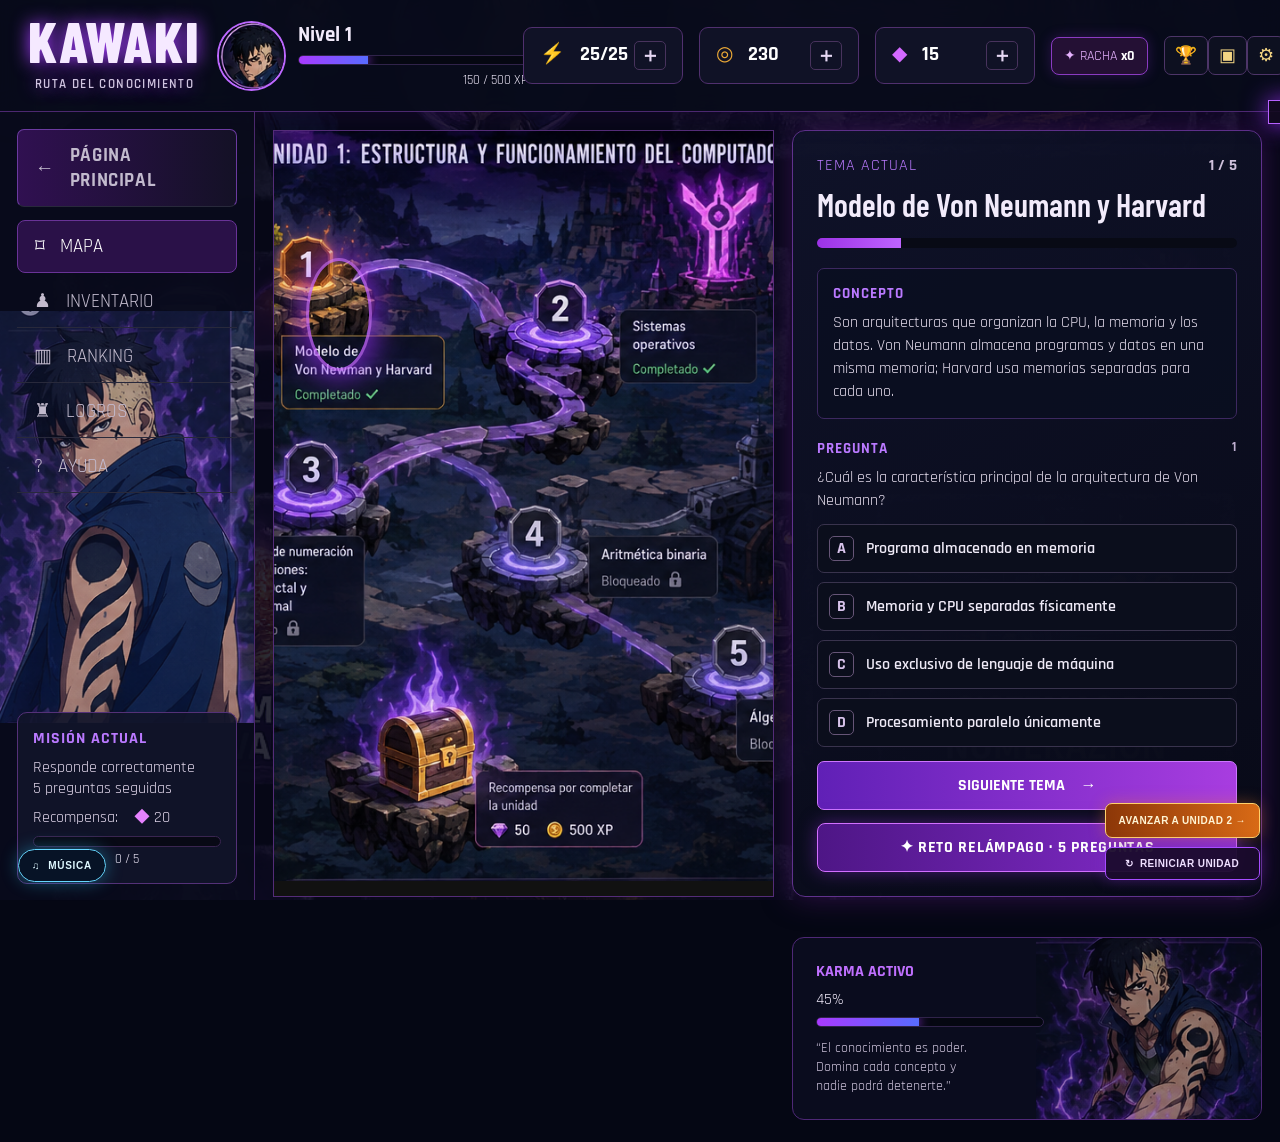
<file: unidad1.html>
<!doctype html>
<html lang="es">
<head>
  <meta charset="UTF-8"><meta name="viewport" content="width=device-width,initial-scale=1.0">
  <title>Unidad 1 | Kawaki</title>
  <link rel="preconnect" href="https://fonts.googleapis.com">
  <link href="https://fonts.googleapis.com/css2?family=Barlow+Condensed:wght@500;600;700;800&family=Rajdhani:wght@400;500;600;700&display=swap" rel="stylesheet">
  <link rel="stylesheet" href="unit1-reference.css"><link rel="stylesheet" href="unit1-fixes.css"><link rel="stylesheet" href="academy-effects.css"><link rel="stylesheet" href="unit1-questions.css"><link rel="stylesheet" href="unit-reset.css"><link rel="stylesheet" href="unit-advance.css"><link rel="stylesheet" href="page-music.css">
</head>
<body>
<header class="topbar">
  <a class="brand" href="index.html#unidades">KAWAKI <small>RUTA DEL CONOCIMIENTO</small></a>
  <div class="level"><img src="img/imagen_unidad1/avatar-kawaki.png" alt="Avatar"><span><b>Nivel 1</b><i><em id="xpbar"></em></i><small id="xp">150 / 500 XP</small></span></div>
  <div class="resource">⚡ <b>25/25</b> <strong>＋</strong></div><div class="resource coin">◎ <b>230</b> <strong>＋</strong></div><div class="resource gem">◆ <b>15</b> <strong>＋</strong></div>
  <div class="streak" id="streak">✦ RACHA <b>x0</b></div>
  <div class="tools"><button data-panel="logros" aria-label="Ver logros">🏆</button><button data-panel="inventario" aria-label="Ver inventario">▣</button><button data-panel="ayuda" aria-label="Ver ayuda">⚙</button></div>
</header>
<aside class="sidebar">
  <a class="home-link" href="index.html" title="Volver a la página principal">← <span>PÁGINA PRINCIPAL</span></a>
  <nav><button class="selected" data-panel="mapa">⌑ <span>MAPA</span></button><button data-panel="inventario">♟ <span>INVENTARIO</span></button><button data-panel="ranking">▥ <span>RANKING</span></button><button data-panel="logros">♜ <span>LOGROS</span></button><button data-panel="ayuda">? <span>AYUDA</span></button></nav>
  <img class="side-character" src="img/imagen_unidad1/kawaki-lateral.png" alt="Kawaki">
  <section class="mission"><b>MISIÓN ACTUAL</b><p>Responde correctamente<br>5 preguntas seguidas</p><p>Recompensa:　<span>◆</span> 20</p><div><i id="missionbar"></i></div><small id="missioncount">0 / 5</small></section>
</aside>
<main id="mapa">
  <section class="route">
    <img class="map-image" src="img/imagen_unidad1/mapa-unidad1.png" alt="Mapa de aprendizaje de Unidad 1">
    <button class="node n1 active" data-topic="neumann" aria-label="Tema 1 Modelo de Von Neumann y Harvard"></button>
    <button class="node n2" data-topic="operativos" aria-label="Tema 2 Sistemas operativos"></button>
    <button class="node n3" data-topic="numeracion" aria-label="Tema 3 Sistemas de numeración"></button>
    <button class="node n4" data-topic="aritmetica" aria-label="Tema 4 Aritmética binaria"></button>
    <button class="node n5" data-topic="boole" aria-label="Tema 5 Álgebra de Boole"></button>
    <button class="chest-button" id="chest" aria-label="Cofre de recompensa"><span>COFRE<br><small>Completa 5/5</small></span></button>
  </section>
  <section class="lesson">
    <div class="topic-title"><span>TEMA ACTUAL</span><b id="counter">1 / 5</b></div>
    <h1 id="title">Modelo de Von Neumann y Harvard</h1><div class="line"><i id="topicbar"></i></div>
    <article><h2>CONCEPTO</h2><p id="concept"></p></article>
    <section class="question"><h2>PREGUNTA <small id="questionnum">1</small></h2><p id="question"></p><div id="answers"></div><div id="feedback" hidden></div></section>
    <button id="next">SIGUIENTE TEMA　→</button>
  </section>
</main>
<aside class="karma"><img src="img/imagen_unidad1/karma-panel.png" alt="Kawaki con energía karma"><div><b>KARMA ACTIVO</b><p>45%</p><i><em></em></i><q>El conocimiento es poder.<br>Domina cada concepto y<br>nadie podrá detenerte.</q></div></aside>
<dialog id="modal"><button class="close" aria-label="Cerrar">×</button><div id="modal-content"></div></dialog>
<script src="unit1-reference.js"></script>
<script src="unit1-questions.js"></script><script src="academy-effects.js"></script>
<script src="unit-reset.js"></script>
<script src="unit-advance.js"></script>
<script src="page-music.js"></script>
</body></html>
</file>
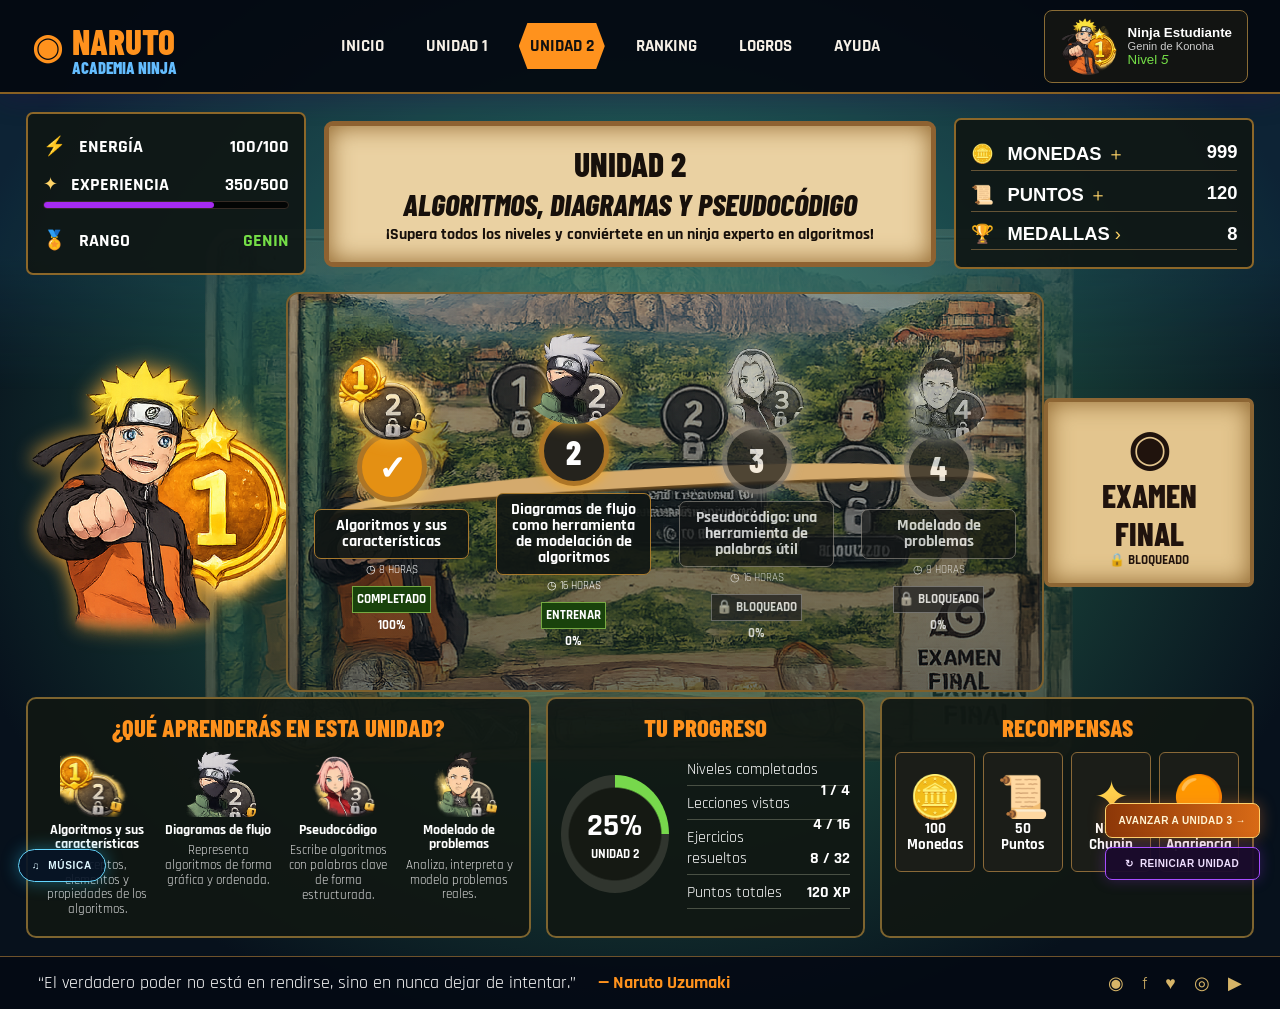
<file: unidad2.html>
<!doctype html>
<html lang="es"><head><meta charset="UTF-8"><meta name="viewport" content="width=device-width,initial-scale=1.0"><title>Unidad 2 | Naruto Academia Ninja</title><link rel="preconnect" href="https://fonts.googleapis.com"><link href="https://fonts.googleapis.com/css2?family=Barlow+Condensed:wght@500;600;700;800&family=Rajdhani:wght@500;600;700&display=swap" rel="stylesheet"><link rel="stylesheet" href="unit2-game.css"><link rel="stylesheet" href="unit2-fixes.css"><link rel="stylesheet" href="academy-effects.css"><link rel="stylesheet" href="unit-reset.css"><link rel="stylesheet" href="unit-advance.css"><link rel="stylesheet" href="page-music.css"><script defer src="unit-reset.js"></script><script defer src="unit-advance.js"></script><script defer src="page-music.js"></script></head>
<body><header><a href="index.html" class="logo">◉ <span>NARUTO<small>ACADEMIA NINJA</small></span></a><nav><a href="index.html">INICIO</a><a href="unidad1.html">UNIDAD 1</a><a class="active" href="unidad2.html">UNIDAD 2</a><button data-panel="ranking">RANKING</button><button data-panel="logros">LOGROS</button><button data-panel="ayuda">AYUDA</button></nav><button class="profile" data-panel="perfil"><img src="img/imagen_unidad2/recortes/naruto-nivel1.png" alt="Ninja estudiante"><span><b>Ninja Estudiante</b><small>Genin de Konoha</small><em>Nivel <i id="level">5</i></em></span></button></header>
<main><section class="top-layout"><aside class="stat-card"><p>⚡ <b>ENERGÍA</b><strong>100/100</strong></p><p>✦ <b>EXPERIENCIA</b><strong id="xp">350/500</strong><i><em id="xpbar"></em></i></p><p>🏅 <b>RANGO</b><strong class="green">GENIN</strong></p></aside><section class="scroll"><b>UNIDAD 2</b><h1>ALGORITMOS, DIAGRAMAS Y PSEUDOCÓDIGO</h1><p>¡Supera todos los niveles y conviértete en un ninja experto en algoritmos!</p></section><aside class="stat-card resources"><button data-panel="monedas">🪙 <b>MONEDAS</b><strong id="coins">999</strong> ＋</button><button data-panel="puntos">📜 <b>PUNTOS</b><strong id="points">120</strong> ＋</button><button data-panel="logros">🏆 <b>MEDALLAS</b><strong id="medals">8</strong> ›</button></aside></section>
<section class="map-wrap"><img class="naruto" src="img/imagen_unidad2/recortes/naruto-nivel1.png" alt="Naruto"><div class="map"><div class="path"></div><div id="levels" class="levels"></div></div><button id="exam" class="exam" aria-label="Examen final"><span>◉</span> EXAMEN<br>FINAL <small>🔒 BLOQUEADO</small></button></section>
<section class="bottom"><article class="learn"><h2>¿QUÉ APRENDERÁS EN ESTA UNIDAD?</h2><div class="learn-grid"><div><img src="img/imagen_unidad2/recortes/nivel-1.png"><b>Algoritmos y sus características</b><p>Conceptos, elementos y propiedades de los algoritmos.</p></div><div><img src="img/imagen_unidad2/recortes/nivel-2.png"><b>Diagramas de flujo</b><p>Representa algoritmos de forma gráfica y ordenada.</p></div><div><img src="img/imagen_unidad2/recortes/nivel-3.png"><b>Pseudocódigo</b><p>Escribe algoritmos con palabras clave de forma estructurada.</p></div><div><img src="img/imagen_unidad2/recortes/nivel-4.png"><b>Modelado de problemas</b><p>Analiza, interpreta y modela problemas reales.</p></div></div></article><article class="progress-card"><h2>TU PROGRESO</h2><div class="progress-body"><div class="ring"><b id="percentage">25%</b><small>UNIDAD 2</small></div><div><p>Niveles completados <b id="completed">1 / 4</b></p><p>Lecciones vistas <b id="lessons">4 / 16</b></p><p>Ejercicios resueltos <b id="exercises">8 / 32</b></p><p>Puntos totales <b id="totalxp">120 XP</b></p></div></div></article><article class="rewards"><h2>RECOMPENSAS</h2><div><button data-reward="100 Monedas">🪙<b>100<br>Monedas</b></button><button data-reward="50 Puntos">📜<b>50<br>Puntos</b></button><button data-reward="Ninja Chunin">✦<b>Ninja<br>Chunin</b></button><button data-reward="Nueva Apariencia">🟠<b>Nueva<br>Apariencia</b></button></div></article></section></main><footer>“El verdadero poder no está en rendirse, sino en nunca dejar de intentar.” <b>— Naruto Uzumaki</b><span>◉　f　♥　◎　▶</span></footer><dialog id="modal"><button class="close">×</button><div id="modal-content"></div></dialog><script src="unit2-game.js"></script></body></html>
</file>
<file: unit1-reference.css>
:root{--purple:#b54cff;--line:#5f3389;--ink:#070918;--panel:#0c1025eb;--text:#f2ebfb;--muted:#c2b9d0}*{box-sizing:border-box}body{margin:0;min-height:100vh;color:var(--text);font-family:Rajdhani,Arial,sans-serif;background:#050714 url('img/imagen_unidad1/pag1.png') center/cover fixed;overflow-x:hidden}body:before{content:"";position:fixed;inset:0;background:#060817d9;z-index:-1}.topbar{height:112px;display:flex;align-items:center;gap:16px;padding:0 28px;background:#080b1be8;border-bottom:1px solid #4c2870;backdrop-filter:blur(12px)}.brand{width:250px;color:#f5e9ff;text-decoration:none;font:800 3.6rem/.75 'Barlow Condensed';letter-spacing:2px;text-shadow:0 0 18px #a63dff}.brand small{display:block;font:600 .8rem Rajdhani;letter-spacing:1.4px;text-align:center;margin-top:13px;color:#d0c4e0}.level{display:flex;align-items:center;gap:12px;min-width:290px}.level img{width:70px;height:70px;border-radius:50%;border:2px solid #bd68ff}.level b{display:block;font-size:1.3rem}.level i,.karma i{display:block;width:230px;height:10px;margin:7px 0;background:#050711;border-radius:12px;overflow:hidden;border:1px solid #30234a}.level em,.karma em{display:block;width:30%;height:100%;background:linear-gradient(90deg,#a93aff,#576cff);box-shadow:0 0 12px #a93aff}.level small{float:right}.resource{min-width:160px;padding:13px 16px;border:1px solid #50306e;border-radius:9px;background:#101226;font-size:1.25rem;color:#ffc342}.resource b{color:#fff;margin-left:10px}.resource strong{float:right;border:1px solid #48335d;border-radius:5px;padding:0 5px;color:#e6d8f4}.coin{color:#edaa37}.gem{color:#d369ff}.tools{margin-left:auto;font-size:1.45rem;white-space:nowrap}.sidebar{position:fixed;top:112px;bottom:0;width:255px;background:#090c1ce8;border-right:1px solid #4b286d;padding:17px;z-index:2}.sidebar nav{display:grid;gap:3px}.sidebar a{display:flex;gap:15px;padding:13px 17px;color:#c2bacd;text-decoration:none;font-size:1.2rem;border-bottom:1px solid #28293b}.sidebar a.selected,.sidebar a:hover{border:1px solid #693397;border-radius:8px;background:#2a1148;color:#fff}.side-character{position:absolute;bottom:177px;left:0;width:100%;opacity:.95;mix-blend-mode:screen}.mission{position:absolute;bottom:16px;left:17px;right:17px;padding:15px;border:1px solid #543178;border-radius:10px;background:#11142ae8}.mission>b,.lesson h2,.topic-title span{color:#ba79ff;letter-spacing:1px}.mission p{margin:8px 0;color:#ded4e8}.mission span{color:#e682ff}.mission div{height:11px;background:#080915;border:1px solid #392550;border-radius:10px;overflow:hidden}.mission i{display:block;width:0;height:100%;background:linear-gradient(90deg,#6620ba,#ad4cff);transition:.35s}.mission small{display:block;text-align:center;margin-top:4px}main{display:grid;grid-template-columns:minmax(500px,1fr) 470px;gap:18px;margin-left:255px;padding:18px 18px 40px}.route{position:relative;border:1px solid #542c78;overflow:hidden;background:#111}.map-image{display:block;width:100%;height:calc(100vh - 150px);min-height:700px;object-fit:cover;object-position:center}.node{position:absolute;width:12%;height:14%;border:0;background:transparent;cursor:pointer;border-radius:50%;outline:0}.node:hover,.node.active{box-shadow:0 0 0 3px #d57aff88,0 0 30px 10px #9c2cffaa}.n1{left:7%;top:17%}.n2{left:41%;top:25%}.n3{left:8%;top:48%}.n4{left:42%;top:55%}.n5{left:70%;top:71%}.lesson{align-self:start;padding:24px;border:1px solid #60328d;border-radius:13px;background:linear-gradient(145deg,#10132aeF,#080a17f4);box-shadow:0 0 30px #30104a}.topic-title{display:flex;justify-content:space-between}.topic-title b{color:#cfc1dc}.lesson h1{font:600 2rem/1 'Barlow Condensed';margin:12px 0 18px}.line{height:10px;background:#080a15;border-radius:12px;overflow:hidden}.line i{display:block;height:100%;width:20%;background:linear-gradient(90deg,#9c32e6,#be64ff);transition:.3s}.lesson article{margin:20px 0;padding:15px;border:1px solid #3d2860;background:#0a0e20c9;border-radius:7px}.lesson h2{font-size:.95rem;margin:0 0 8px}.lesson article p,.question>p{font-size:1.03rem;line-height:1.4;margin:0;color:#e6deee}.question h2 small{color:#bfb0d1;float:right}.question>p{margin-bottom:12px}#answers{display:grid;gap:9px}#answers button{display:flex;gap:12px;align-items:center;padding:11px;border:1px solid #39334d;border-radius:7px;background:#0b0e1c;color:#eee9f6;text-align:left;font:600 1rem Rajdhani;cursor:pointer}#answers button:hover:not(:disabled){border-color:#b55aff;background:#23103c}#answers button b{display:grid;place-items:center;width:25px;height:25px;border:1px solid #665577;border-radius:5px;color:#d8c3eb}#answers .correct{border-color:#4ce38d;background:#123d2c}#answers .wrong{border-color:#f05b64;background:#411820}#feedback{margin:12px 0;padding:11px;border-radius:6px}.ok{background:#123c2b;color:#72f1a3;border:1px solid #3cc576}.bad{background:#421b21;color:#ff9aa0;border:1px solid #bd4955}#next{width:100%;margin-top:14px;padding:13px;border:1px solid #cd76ff;border-radius:7px;background:linear-gradient(90deg,#6020b6,#a83de0);color:#fff;font:700 1rem Rajdhani;cursor:pointer}.karma{position:fixed;right:18px;bottom:18px;width:470px;min-height:175px;padding:23px;border:1px solid #4e2876;border-radius:12px;background:#0b0d20eD;overflow:hidden}.karma>img{position:absolute;right:0;bottom:0;height:100%;opacity:.7}.karma div{position:relative;width:54%}.karma b{color:#c070ff}.karma p{margin:7px 0}.karma i{width:100%}.karma em{width:45%}.karma q{display:block;color:#cac0d8;font-size:.9rem;line-height:1.3;margin-top:12px}.continuation{position:relative;margin:0 18px 20px 255px;padding:24px;border:1px solid #60328d;border-radius:16px;background:linear-gradient(135deg,#0f1431f2,#080a17f2);box-shadow:0 0 30px #30104a;overflow:hidden}.continuation:before{content:"";position:absolute;inset:0;background:url('img/imagen_unidad1/pag2.png') center/cover;opacity:.16;mix-blend-mode:screen;pointer-events:none}.continuation-header{position:relative;display:flex;justify-content:space-between;align-items:center;gap:16px;margin-bottom:16px}.eyebrow{margin:0 0 6px;color:#c97cff;font:700 .9rem/1 Rajdhani;letter-spacing:2px;text-transform:uppercase}.continuation-header h2{margin:0;color:#f7ebff;font:700 1.8rem/1.1 'Barlow Condensed'}.continuation-header a{padding:10px 14px;border:1px solid #6a3a9c;border-radius:999px;background:#130f24;color:#fff;text-decoration:none;font:600 .95rem Rajdhani}.resource-grid{position:relative;display:grid;grid-template-columns:repeat(2,minmax(0,1fr));gap:14px}.resource-card{display:flex;gap:12px;align-items:center;padding:13px;border:1px solid #4b2d68;border-radius:12px;background:rgba(10,13,27,.9)}.resource-card img{width:92px;height:92px;object-fit:cover;flex-shrink:0;border-radius:10px;border:1px solid #7c4fbe}.resource-card h3{margin:0 0 6px;color:#fff;font:700 1.08rem Rajdhani}.resource-card p{margin:0;color:#ddd2eb;font-size:.95rem;line-height:1.35}@media(max-width:1150px){.resource{display:none}main{grid-template-columns:1fr}.lesson{max-width:none}.continuation{margin-left:18px}.karma{position:relative;right:auto;bottom:auto;margin:0 18px 20px auto;width:calc(100% - 291px)}}@media(max-width:700px){.topbar{height:75px;padding:0 12px}.brand{font-size:2.4rem;width:auto}.level,.tools{display:none}.sidebar{display:none}main{margin:0;padding:10px;display:block}.map-image{min-height:620px;height:75vh}.lesson{margin-top:12px}.continuation{margin:0 10px 12px;padding:14px}.resource-grid{grid-template-columns:1fr}.resource-card{flex-direction:column;align-items:flex-start}.resource-card img{width:100%;height:120px}.karma{margin:0 10px 12px;width:calc(100% - 20px)}.lesson h1{font-size:1.7rem}}
</file>
<file: unit1-fixes.css>
/* Evita que el panel Karma cubra las opciones de las preguntas. */
@media (min-width:1151px){.karma{position:relative;top:auto;right:auto;bottom:auto;margin:0 18px 22px auto;width:470px}}
.sidebar nav button{display:flex;width:100%;gap:15px;padding:13px 17px;color:#c2bacd;text-decoration:none;font:inherit;font-size:1.2rem;text-align:left;border:0;border-bottom:1px solid #28293b;background:transparent;cursor:pointer}.sidebar nav button.selected,.sidebar nav button:hover{border:1px solid #693397;border-radius:8px;background:#2a1148;color:#fff}.tools button{border:1px solid #4d3568;background:#0d1020;color:#f4d583;border-radius:7px;padding:8px 10px;font-size:1.1rem;cursor:pointer}.tools button:hover{border-color:#c173ff;box-shadow:0 0 15px #8a36bf}#modal{width:min(560px,calc(100% - 30px));border:1px solid #9b54ce;border-radius:14px;padding:30px;background:linear-gradient(145deg,#171131,#080a18);color:#f4effa;box-shadow:0 0 50px #261041}#modal::backdrop{background:#02030ab8;backdrop-filter:blur(4px)}#modal h2{margin:5px 0 22px;font:700 2rem 'Barlow Condensed';letter-spacing:1px}.modal-label{margin:0;color:#c17cff;font-size:.8rem;letter-spacing:1.5px}.close{position:absolute;right:12px;top:7px;border:0;background:transparent;color:#f4e5ff;font-size:2rem;cursor:pointer}.modal-grid{display:grid;grid-template-columns:repeat(3,1fr);gap:12px}.modal-grid article{display:grid;gap:8px;min-height:135px;padding:16px;border:1px solid #553276;border-radius:8px;background:#0d1021;color:#d576ff;font-size:2rem}.modal-grid b{font-size:1rem;color:#fff}.modal-grid small{font-size:.8rem;color:#c6bed0;line-height:1.25}.ranking{display:grid;gap:9px;margin:0;padding:0;list-style:none}.ranking li{display:flex;align-items:center;gap:12px;padding:13px;border:1px solid #44325e;border-radius:7px;background:#0b0e1b}.ranking li b{display:grid;place-items:center;width:28px;height:28px;border-radius:50%;background:#7c2dcc}.ranking li em{margin-left:auto;color:#efbb59;font-style:normal}.help p{padding:11px;margin:8px 0;border-left:3px solid #bc64ff;background:#111126}.help b{color:#d477ff}@media(max-width:600px){.modal-grid{grid-template-columns:1fr}.tools button{padding:5px}.sidebar nav button{font-size:1rem}}
.home-link{display:flex;align-items:center;gap:9px;margin:0 0 13px;padding:11px 13px;border:1px solid #6b3aa0;border-radius:7px;background:linear-gradient(90deg,#301051,#141126);color:#f0e5ff;text-decoration:none;font-weight:700;font-size:.93rem;letter-spacing:.6px;transition:.2s}.home-link:hover{transform:translateX(-3px);border-color:#d17bff;box-shadow:0 0 18px #8e33c688}.sidebar nav button{transition:transform .18s,border-color .18s,background .18s}.sidebar nav button:hover{transform:translateX(4px)}
.sidebar nav,.home-link{position:relative;z-index:3}.side-character{pointer-events:none;z-index:1}.mission{z-index:2}
.chest-button{position:absolute;left:24%;top:75%;width:25%;height:20%;border:0;border-radius:50%;background:transparent;cursor:pointer}.chest-button span{position:absolute;left:50%;top:75%;transform:translateX(-50%);padding:5px 10px;border:1px solid #7c5b3e;border-radius:5px;background:#120f16e8;color:#bdb2c6;font:700 .75rem Rajdhani;letter-spacing:.7px;opacity:0;transition:.2s;white-space:nowrap}.chest-button:hover span,.chest-button:focus-visible span{opacity:1}.chest-button.ready{animation:cofre 1.3s infinite}.chest-button.ready span{opacity:1;border-color:#ffc44c;color:#fff0a5;box-shadow:0 0 18px #ffa928;background:#3b230c}@keyframes cofre{50%{filter:drop-shadow(0 0 14px #ffc336)}}.reward{text-align:center}.reward img{width:170px;filter:drop-shadow(0 0 18px #bf62ff)}.reward p{color:#d8cede}.reward b{color:#ffd25c;font-size:1.2rem}
.streak{padding:9px 12px;border:1px solid #8a3bc1;border-radius:8px;background:#241034;color:#e6b2ff;font-size:.9rem;white-space:nowrap;box-shadow:0 0 13px #7d2bc54a}.streak b{color:#fff}.node.completed:after{content:'✓';display:grid;place-items:center;position:absolute;right:3px;top:3px;width:25px;height:25px;border-radius:50%;background:#1cb765;color:white;font-size:1rem;box-shadow:0 0 13px #42ec92}.success-flash .lesson{animation:correct .5s}@keyframes correct{50%{box-shadow:0 0 45px #41e98a}}.xp-pop{position:fixed;left:50%;top:45%;z-index:20;transform:translate(-50%,-50%);padding:13px 20px;border:1px solid #ffd363;border-radius:8px;background:#241507;color:#ffe99c;font:bold 1.4rem Rajdhani;box-shadow:0 0 28px #efac35;animation:xp 1.1s forwards;pointer-events:none}@keyframes xp{to{transform:translate(-50%,-150px) scale(1.3);opacity:0}}@media(max-width:1150px){.streak{display:none}}
</file>
<file: academy-effects.css>
::selection{background:#bd60ff;color:#fff}.academy-fx{position:fixed;z-index:30;inset:0;pointer-events:none;overflow:hidden}.chakra-spark{position:absolute;width:5px;height:5px;border-radius:50%;background:var(--spark,#bd60ff);box-shadow:0 0 8px 3px var(--spark,#bd60ff);animation:spark-rise var(--life,1.2s) ease-out forwards}.ninja-toast{position:fixed;z-index:50;right:20px;top:100px;max-width:310px;padding:11px 15px;border:1px solid #b761ff;background:#130a20e8;color:#f5eaff;font:600 12px/1.4 Orbitron,Arial;box-shadow:0 0 24px #8d2be3;transform:translateX(125%);transition:transform .32s;pointer-events:none}.ninja-toast.show{transform:translateX(0)}.ripple{position:absolute;border-radius:50%;background:#fff7;transform:scale(0);animation:ripple .6s linear;pointer-events:none}.unit-card,.level-card,.learn-grid>div,.gallery-card,.achievement-grid article,.rewards button,.node{will-change:transform;transition:transform .25s ease,filter .25s ease,box-shadow .25s ease}.unit-card:hover,.level-card:hover:not(.locked),.learn-grid>div:hover,.gallery-card:hover,.achievement-grid article:hover,.rewards button:hover{filter:brightness(1.13) saturate(1.1);box-shadow:0 15px 35px #7d2dc355}.level-card.done,.node.completed{animation:completed-glow 2.4s ease-in-out infinite}.topbar,body>header{box-shadow:0 5px 24px #2d0c4d50}.route,.map-wrap,.path-section{isolation:isolate}.route:after,.map-wrap:after{content:'';position:absolute;z-index:-1;inset:4%;background:radial-gradient(circle at 50% 50%,#b349ff22,transparent 50%);filter:blur(24px);pointer-events:none}@keyframes spark-rise{to{transform:translate(var(--x,0),var(--y,-42px)) scale(0);opacity:0}}@keyframes ripple{to{transform:scale(4);opacity:0}}@keyframes completed-glow{50%{filter:brightness(1.25);box-shadow:0 0 28px #b755ff}}@media(max-width:700px){.ninja-toast{top:auto;bottom:18px;right:12px;left:12px;max-width:none}.academy-fx{display:none}}
</file>
<file: unit1-questions.css>
.bonus-quiz{width:100%;margin-top:13px;padding:13px;border:1px solid #d26fff;border-radius:8px;background:linear-gradient(90deg,#4e1686,#8a2ed3);box-shadow:0 0 18px #7927bc88;color:#fff;font:700 1rem Rajdhani,Arial;letter-spacing:.7px;cursor:pointer;transition:.2s}.bonus-quiz:hover{transform:translateY(-3px);filter:brightness(1.18);box-shadow:0 8px 26px #bc55ff}.bonus-quiz:active{transform:translateY(0)}#bonus-result{min-height:24px;color:#e2b5ff;font-weight:700}
</file>
<file: unit-advance.css>
.unit-advance{display:inline-flex;align-items:center;justify-content:center;padding:11px 13px;border:1px solid #ffd16b;border-radius:7px;background:linear-gradient(90deg,#8c3708,#d86a16);color:#fff4d4;text-decoration:none;font:700 10px Orbitron,Arial;letter-spacing:.4px;box-shadow:0 0 16px #e4793066;transition:.22s;white-space:nowrap}.unit-advance:hover{transform:translateY(-2px);filter:brightness(1.16);box-shadow:0 8px 24px #ff9e3b9c}.unit-advance:active{transform:none}@media(max-width:700px){.unit-advance{border-radius:22px;padding:12px 13px}}
</file>
<file: page-music.css>
.music-control{position:fixed;z-index:99;left:18px;bottom:18px;display:inline-flex;align-items:center;gap:8px;padding:10px 13px;border:1px solid #65d7ff;border-radius:22px;background:#071427e8;color:#dff8ff;font:700 10px Orbitron,Arial;letter-spacing:.7px;box-shadow:0 0 17px #26b6e070;cursor:pointer;transition:.2s}.music-control:hover,.music-control.playing{border-color:#f0a8ff;background:#321054;box-shadow:0 0 22px #c54dff}.music-control.playing{animation:music-pulse 1.4s infinite}@keyframes music-pulse{50%{transform:scale(1.05);filter:brightness(1.2)}}@media(max-width:700px){.music-control{left:12px;bottom:13px}.unit-actions~.music-control{bottom:111px}}
</file>
<file: unit2-game.css>
:root{--orange:#ff921d;--gold:#d99f37;--panel:#101715ee;--line:#8c6729;--progress:90deg}*{box-sizing:border-box}body{margin:0;color:#fff;font-family:Rajdhani,Arial;background:#07111c url('img/imagen_unidad2/principal.png') center/cover fixed;min-height:100vh}body:before{content:"";position:fixed;inset:0;background:#041221b4;z-index:-1}header{height:94px;display:flex;align-items:center;padding:0 2.5vw;gap:28px;background:#050a13ee;border-bottom:2px solid #886022}.logo{display:flex;align-items:center;gap:9px;color:var(--orange);text-decoration:none;font:800 2.2rem 'Barlow Condensed'}.logo>span small{display:block;color:#64bdff;font-size:1.05rem;line-height:.6}.logo:first-letter{font-size:3rem}nav{display:flex;gap:20px;margin:auto}nav a,nav button{border:0;background:transparent;color:#f6f0e7;text-decoration:none;font:700 1.05rem Rajdhani;cursor:pointer;padding:12px 11px}nav .active,nav a:hover,nav button:hover{color:#111;background:var(--orange);clip-path:polygon(10% 0,90% 0,100% 50%,90% 100%,10% 100%,0 50%)}.profile{display:flex;gap:11px;align-items:center;padding:7px 15px;border:1px solid #8a6c35;border-radius:8px;background:#141712d9;color:white;text-align:left;cursor:pointer}.profile img{width:57px;height:57px;border-radius:50%;object-fit:cover;object-position:center}.profile b,.profile small,.profile em{display:block}.profile small{color:#ccc}.profile em{color:#75df47;font-style:normal}main{padding:18px 2vw}.top-layout{display:grid;grid-template-columns:280px 1fr 300px;gap:18px;align-items:center}.stat-card{border:2px solid var(--line);border-radius:7px;background:var(--panel);padding:10px 15px}.stat-card p,.resources button{position:relative;margin:7px 0;padding:4px 0;color:#ffd468;font-size:1.15rem}.stat-card b,.resources b{color:#fff;margin-left:8px}.stat-card strong,.resources strong{float:right;color:#fff}.green{color:#75df47!important}.stat-card i{display:block;height:8px;border:1px solid #352b24;background:#030504;border-radius:7px;margin:5px 0}.stat-card em{display:block;width:70%;height:100%;background:#a62bf0;border-radius:inherit}.resources button{display:block;width:100%;border:0;border-bottom:1px solid #655436;background:transparent;text-align:left;cursor:pointer}.scroll{padding:17px 50px;text-align:center;color:#17100b;background:#ead1a2;border:5px solid #8e6231;box-shadow:inset 0 0 25px #91672e;border-radius:9px}.scroll>b{font:800 2.1rem 'Barlow Condensed'}.scroll h1{margin:2px 0;font:800 1.9rem 'Barlow Condensed';font-style:italic}.scroll p{margin:0;font-weight:700}.map-wrap{position:relative;display:grid;grid-template-columns:260px 1fr 210px;align-items:center;min-height:410px;margin-top:12px}.naruto{width:270px;max-height:390px;object-fit:cover;object-position:right top;filter:drop-shadow(0 0 10px #ffad34)}.map{height:400px;border:2px solid #7d602d;background:linear-gradient(#08131a55,#08131a99),url('img/imagen_unidad2/recortes/mapa-nivel.png') center/cover;border-radius:13px;position:relative}.path{position:absolute;left:6%;right:6%;top:44%;height:60px;border-top:18px solid #d4aa6d;border-radius:50%;transform:rotate(-3deg);filter:drop-shadow(0 3px 1px #61451e)}.levels{position:absolute;inset:20px;display:grid;grid-template-columns:repeat(4,1fr);gap:15px;align-items:center}.level-card{align-self:center;position:relative;min-height:205px;border:0;background:transparent;color:white;cursor:pointer;text-align:center;font-family:inherit}.level-card img{display:block;width:105px;height:90px;object-fit:cover;object-position:center;margin:auto;border-radius:50%;filter:drop-shadow(0 0 8px #f1b136)}.badge{display:grid;place-items:center;width:70px;height:70px;margin:-8px auto 7px;border:5px solid #ad7526;border-radius:50%;background:#25231d;color:#fff;font:800 2.1rem 'Barlow Condensed';box-shadow:0 0 13px #f7ac27}.level-card.done .badge{background:#e49013;box-shadow:0 0 20px #ffd15b}.level-card b{display:block;min-height:50px;padding:8px;background:#111714e8;border:1px solid #a7792d;border-radius:7px;font-size:1rem;line-height:1}.level-card small,.level-card em,.level-card i{display:block;margin-top:4px;font-style:normal}.level-card em{margin:9px auto 3px;padding:4px;width:max-content;border:1px solid #76aa42;background:#19420c;color:#fff;font-weight:700}.level-card i{font-weight:700}.level-card.locked{filter:grayscale(.9);opacity:.75}.level-card.locked em{background:#222;border-color:#777}.exam{min-height:170px;padding:15px;border:4px solid #8d6634;border-radius:7px;background:#e3c58e;color:#20130d;font:800 2rem 'Barlow Condensed';cursor:pointer;box-shadow:inset 0 0 25px #8e6730}.exam span{display:block;font-size:3rem}.exam small{display:block;font:700 .8rem Rajdhani}.exam.open{box-shadow:0 0 24px #ffbd38,inset 0 0 25px #8e6730}.bottom{display:grid;grid-template-columns:1.35fr .85fr 1fr;gap:15px}.bottom>article{border:2px solid #7d642f;border-radius:10px;background:#111713ec;padding:13px}.bottom h2{text-align:center;margin:0 0 10px;color:var(--orange);font:800 1.55rem 'Barlow Condensed'}.learn-grid{display:grid;grid-template-columns:repeat(4,1fr);gap:8px;text-align:center}.learn-grid img{width:75px;height:65px;object-fit:cover;border-radius:6px}.learn-grid b{display:block;font-size:.9rem;line-height:1}.learn-grid p{margin:6px 0;font-size:.8rem;line-height:1.15;color:#ddd}.progress-body{display:flex;gap:18px;align-items:center}.ring{display:grid;place-content:center;width:118px;height:118px;border-radius:50%;background:radial-gradient(circle,#151913 57%,transparent 59%),conic-gradient(#77d84c var(--progress),#30352e 0);text-align:center}.ring b{font-size:2rem}.ring small{font-weight:700}.progress-body p{border-bottom:1px solid #495044;margin:7px 0;padding-bottom:5px}.progress-body p b{float:right;margin-left:17px}.rewards>div{display:grid;grid-template-columns:repeat(4,1fr);gap:8px}.rewards button{min-height:120px;border:1px solid #8a6938;border-radius:6px;background:#1b1d18;color:#ffd24e;font-size:2.6rem;cursor:pointer}.rewards b{display:block;color:white;font:700 .95rem Rajdhani;line-height:1}footer{display:flex;gap:22px;align-items:center;padding:14px 3vw;background:#050a14e9;border-top:1px solid #6e522b;font-size:1.1rem}footer b{color:var(--orange)}footer span{margin-left:auto;color:#d7b568}dialog{width:min(620px,calc(100% - 24px));border:2px solid #bd8734;border-radius:10px;background:#171811;color:#fff;padding:30px;box-shadow:0 0 40px #000}dialog::backdrop{background:#02060bbb}.close{position:absolute;right:10px;top:2px;background:transparent;border:0;color:white;font-size:2rem;cursor:pointer}.eyebrow{color:#ffb33c;letter-spacing:1px}.concept{padding:14px;border-left:4px solid var(--orange);background:#22251f;line-height:1.4}.answers{display:grid;gap:8px}.answers button{border:1px solid #806636;background:#111812;color:#fff;padding:11px;text-align:left;cursor:pointer;font:600 1rem Rajdhani}.answers .correct{border-color:#76d947;background:#18360e}@media(max-width:1000px){header nav{gap:4px}.top-layout{grid-template-columns:1fr}.resources{display:grid;grid-template-columns:repeat(3,1fr)}.map-wrap{grid-template-columns:1fr}.naruto{display:none}.exam{margin:10px auto;width:210px}.bottom{grid-template-columns:1fr}.learn-grid{max-width:700px;margin:auto}}@media(max-width:650px){header{height:auto;padding:10px;flex-wrap:wrap}.logo{font-size:1.7rem}.profile{margin-left:auto}.profile span{display:none}nav{order:3;width:100%;overflow:auto;margin:0}.top-layout{display:block}.stat-card{margin:10px 0}.resources{display:block}.scroll{padding:14px}.scroll h1{font-size:1.35rem}.map{height:480px}.levels{grid-template-columns:repeat(2,1fr);align-content:start}.path{display:none}.bottom{display:block}.bottom>article{margin:10px 0}.learn-grid{grid-template-columns:repeat(2,1fr)}.rewards>div{grid-template-columns:repeat(2,1fr)}footer{display:block;text-align:center}footer span{display:block;margin-top:10px}}
</file>
<file: unit2-fixes.css>
/* Fondo limpio: se usa la aldea dentro del mapa, no una captura completa detrás de la interfaz. */
body{background:radial-gradient(ellipse at 50% 44%,#3a8157 0,#1b463c 38%,#07111c 78%)!important}body:before{inset:94px 0 0!important;background:linear-gradient(#35a1d685 0 20%,transparent 37%),url('img/imagen_unidad2/recortes/mapa-nivel.png') center/68% auto no-repeat!important;opacity:.26!important}.answers button{display:flex;align-items:center;gap:10px;transition:transform .18s,border-color .18s,background .18s}.answers button:hover:not(:disabled){transform:translateX(5px);border-color:#ffb53b;background:#2a2618}.answers button b{display:grid;place-items:center;width:24px;height:24px;border:1px solid #a78245;border-radius:5px;color:#ffd166}.answers button.correct{border-color:#76d947!important;background:#18360e!important}.answers button.wrong{border-color:#ed5c4d!important;background:#3b1614!important}.continue{width:100%;margin-top:14px;padding:13px;border:1px solid #ffcd61;border-radius:7px;background:linear-gradient(90deg,#b64c08,#ff9c1a);box-shadow:0 0 18px #f3832255;color:#fff;font:700 1rem Rajdhani;cursor:pointer;transition:.2s}.continue:hover{filter:brightness(1.16);transform:translateY(-2px)}#result{min-height:22px;color:#ffe39a;font-weight:600}.level-card{transition:transform .2s,filter .2s}.level-card:hover:not(.locked){transform:translateY(-7px)}
</file>
